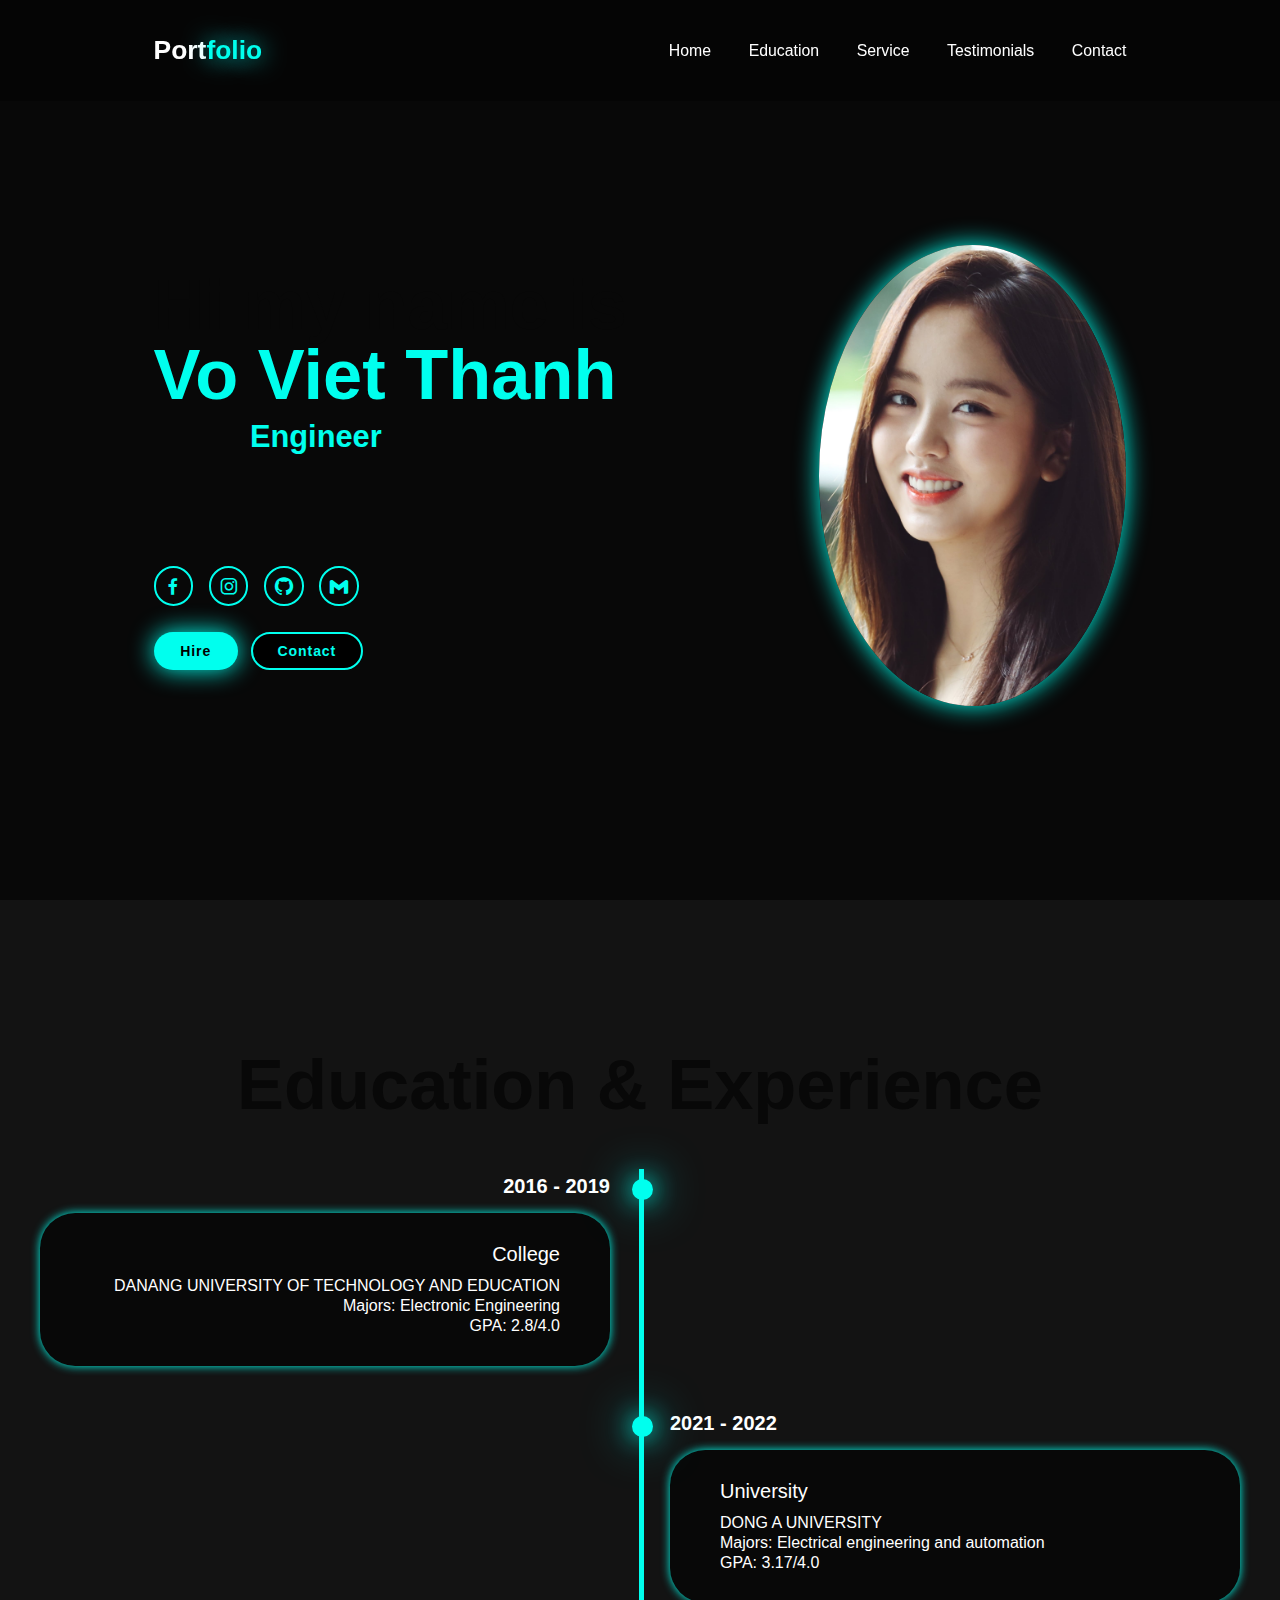
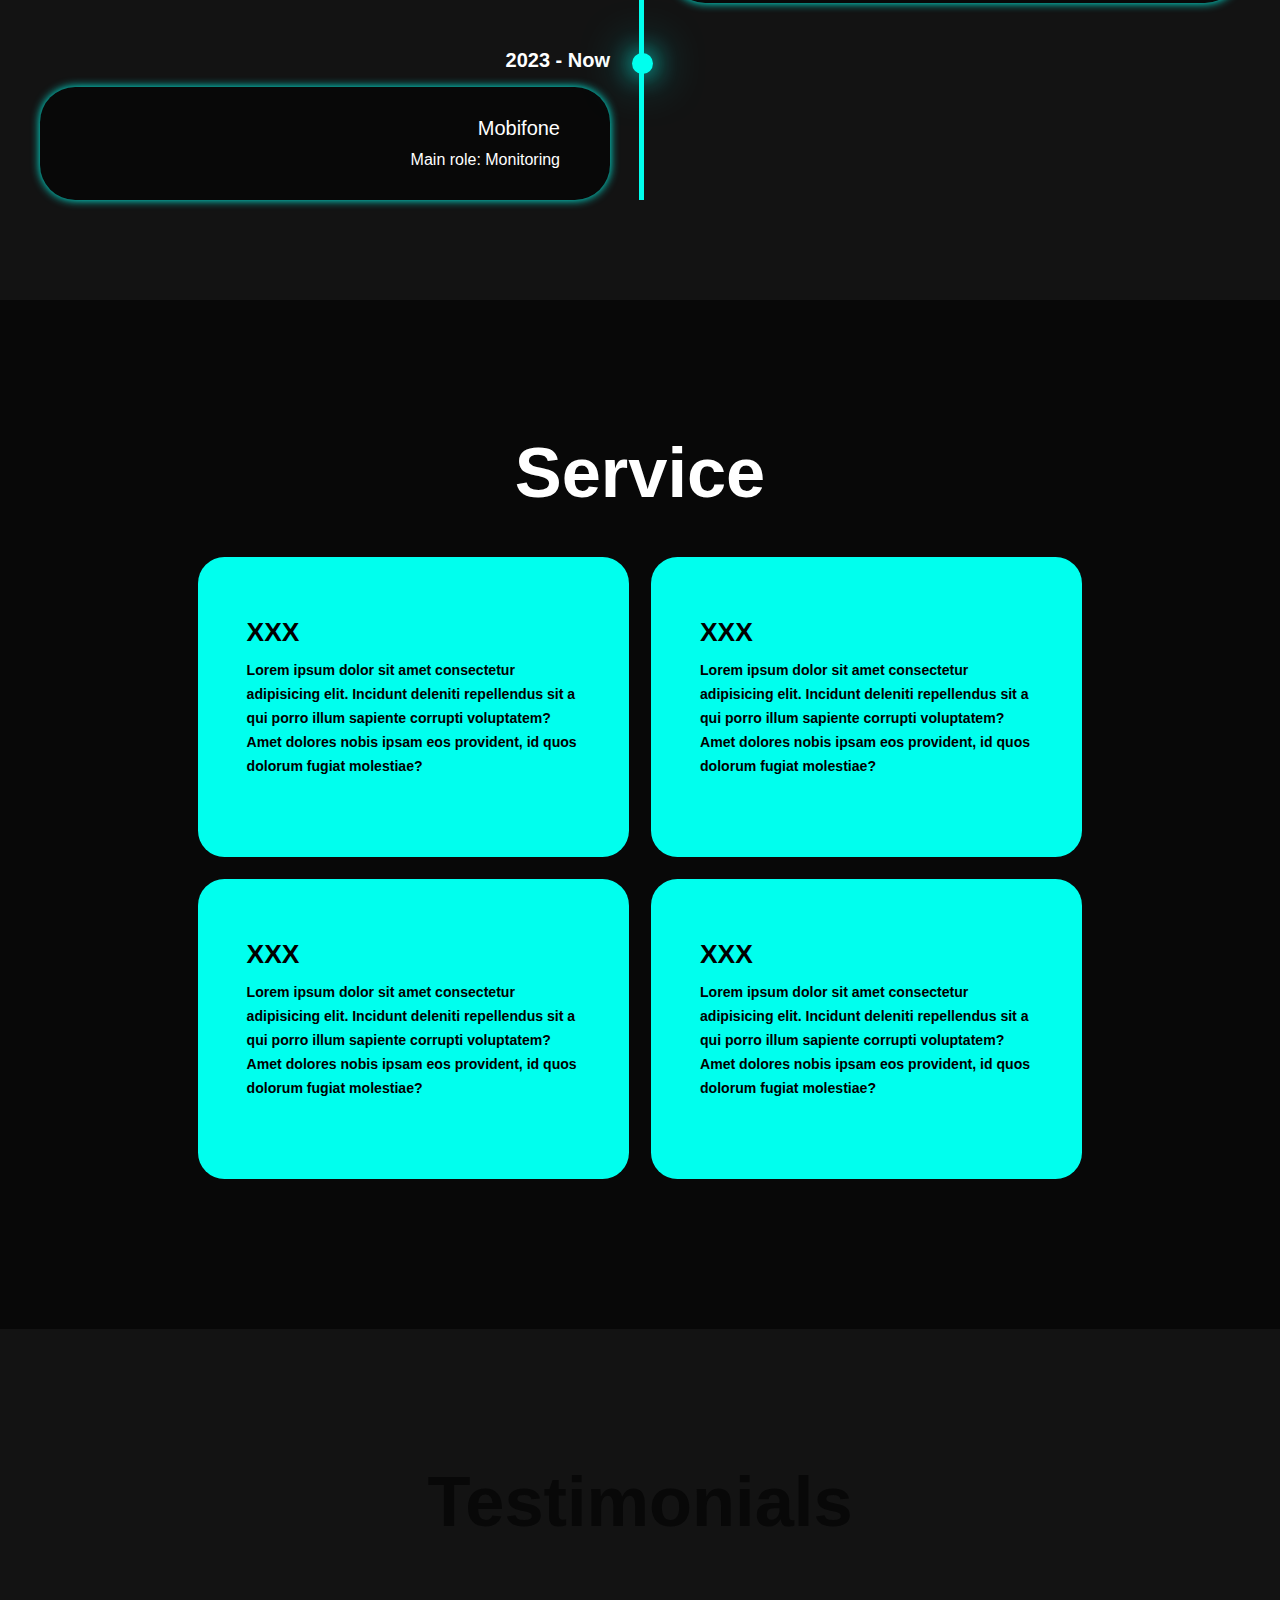
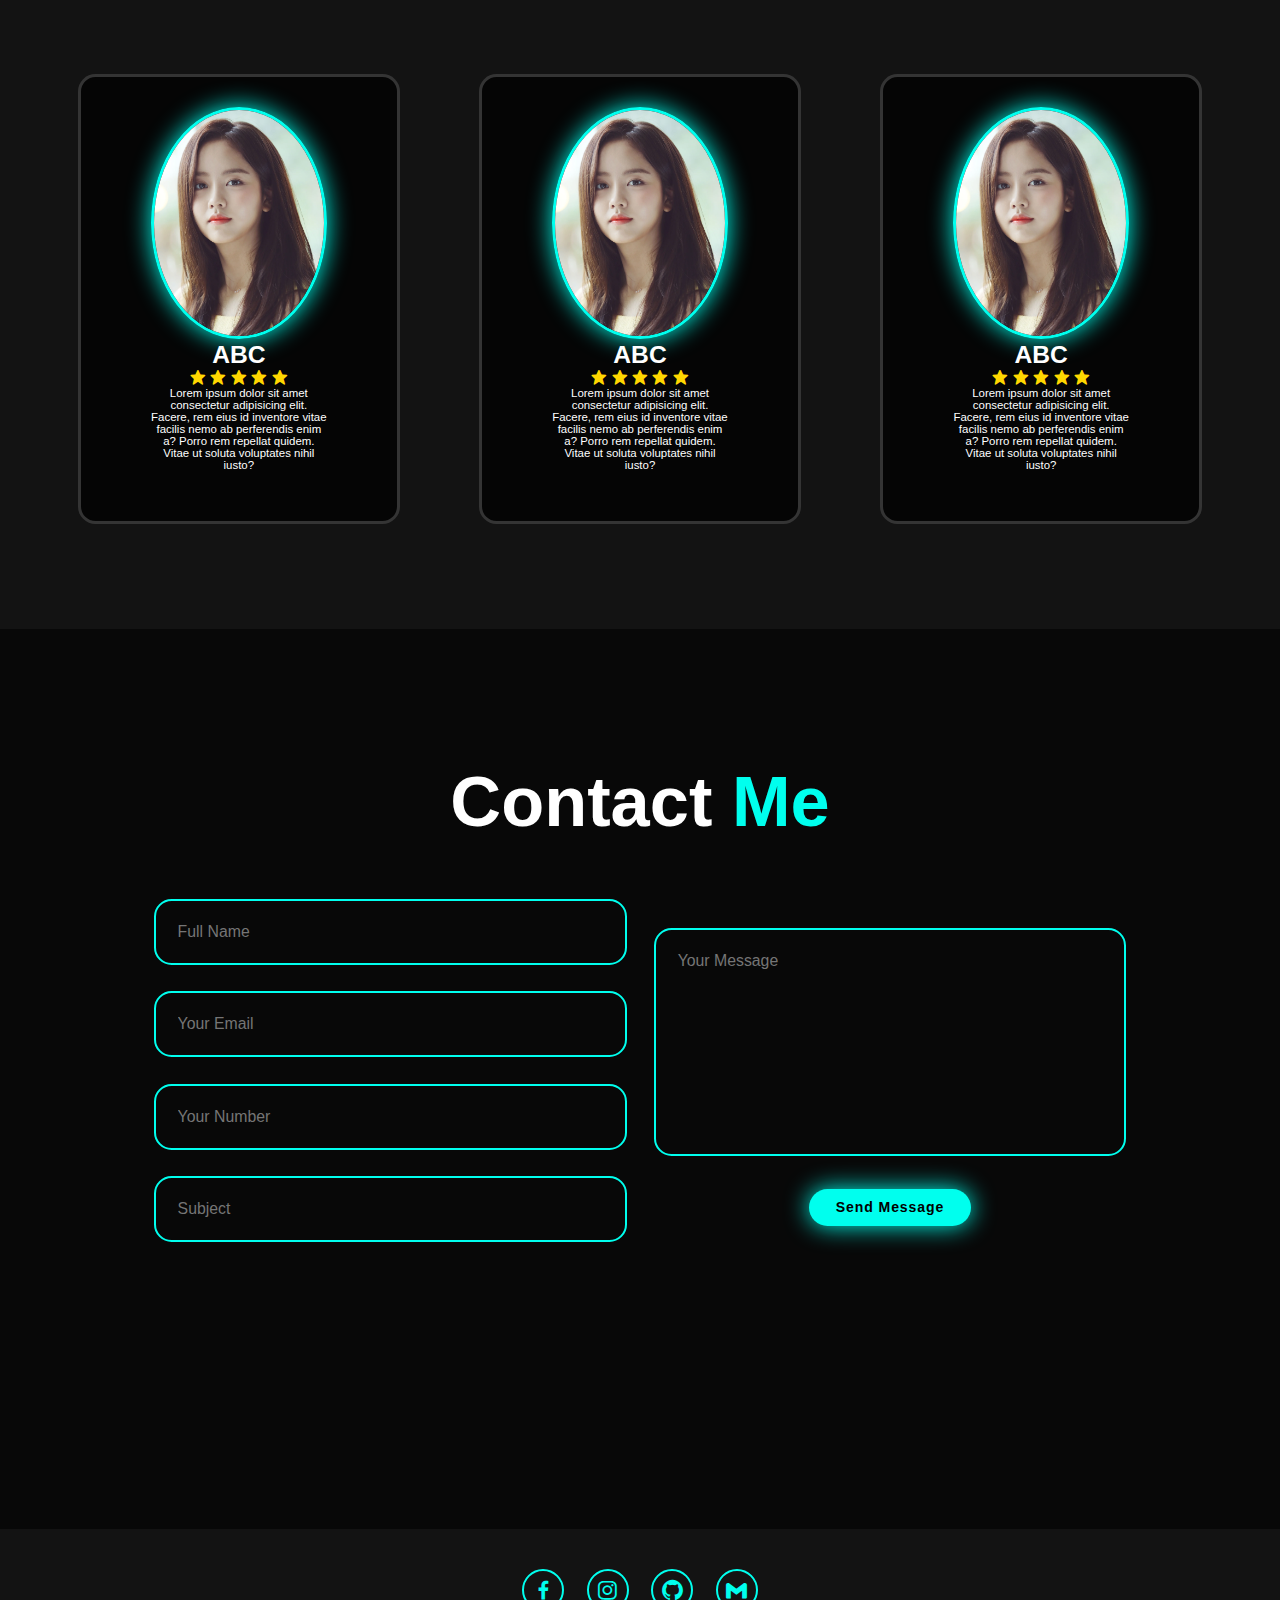
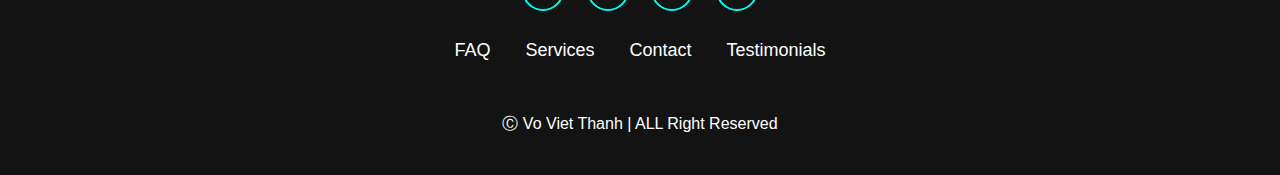
<file: index.html>
<!DOCTYPE html>
<html lang="en">
<head>
    <meta charset="UTF-8">
    <meta name="viewport" content="width-device-width, initial-scale=1.0">
    <title>Thanh Vo Portfolio</title>
    <link rel="stylesheet" href="Portfolio.css">
    <link href='https://unpkg.com/boxicons@2.1.4/css/boxicons.min.css' rel='stylesheet'>
</head>
    
<body>
    <header class="header">
        <a href="#home" class="logo">Port<span>folio</span></a>
        <i class="bx bx-menu" id="menu-icon"></i>
        <nav class="bar">
            <a href="#home" class="act">Home</a>
            <a href="#education" >Education</a>
            <a href="#service" >Service</a>
            <a href="#testimonials" >Testimonials</a>
            <a href="#contact" >Contact</a>
        </nav>
    </header>
    <section class="home" id="home">
        <div class="home-content">
            <h1>Hi my name is <span>Vo Viet Thanh</span></h1>
            <h3 class="text-animation">I'm an <span>Engineer</span></h3>
            <p>Lorem ipsum dolor sit amet consectetur adipisicing elit. Non animi corporis sed earum est officia qui! Earum beatae quae nesciunt error est consequatur a quas incidunt, alias asperiores expedita illo!</p>
            <div class="social-icons">
                <a href="#"><i class='bx bxl-facebook' ></i></a>
                <a href="#"><i class='bx bxl-instagram' ></i></a>
                <a href="#"><i class='bx bxl-github' ></i></a>
                <a href="#"><i class='bx bxl-gmail' ></i></a>
            </div>
            <div class="btn-group">
                <a href="#" class="btn">Hire</a>
                <a href="#contact" class="btn">Contact</a>
            </div>
        </div>
        <div class="home-img">
            <img src="sBy6t8lkSWpURQpFg9NSpr3zUdd.jpg" alt="">
        </div>
    </section>

    <section class="education" id="education">
        <h2 class="heading">Education & Experience</h2>
        <div class="timeline-items">
            <div class="timeline-item">
                <div class="timeline-dot"></div>
                    <div class="timeline-date">2016 - 2019</div>
                    <div class="timeline-content">
                        <h3>College</h3>
                        <p>DANANG UNIVERSITY OF TECHNOLOGY AND EDUCATION</p>
                        <p>Majors: Electronic Engineering</p>
                        <p>GPA: 2.8/4.0 </p>
                    </div>
            </div>
                <div class="timeline-item">
                    <div class="timeline-dot"></div>
                        <div class="timeline-date">2021 - 2022</div>
                        <div class="timeline-content">
                            <h3>University</h3>
                            <p> DONG A UNIVERSITY</p>
                            <p>Majors: Electrical engineering and automation</p>
                            <p>GPA: 3.17/4.0 </p> 
                        </div>  
                </div>
                <div class="timeline-item">
                    <div class="timeline-dot"></div>
                        <div class="timeline-date">2023 - Now</div>
                        <div class="timeline-content">
                            <h3>Mobifone</h3>
                            <p>Main role: Monitoring</p>
                        </div>  
                </div>
                
        </div>
    </section>
    <section class="service" id="service">
        <h2 class="heading">Service</h2>
        <div class="service-container">
            <div class="service-box">
                <div class="service-info">
                    <h4>XXX</h4>
                    <p>Lorem ipsum dolor sit amet consectetur adipisicing elit. Incidunt deleniti repellendus sit a qui porro illum sapiente corrupti voluptatem? Amet dolores nobis ipsam eos provident, id quos dolorum fugiat molestiae?</p>
                </div>
            </div>
            <div class="service-box">
                <div class="service-info">
                    <h4>XXX</h4>
                    <p>Lorem ipsum dolor sit amet consectetur adipisicing elit. Incidunt deleniti repellendus sit a qui porro illum sapiente corrupti voluptatem? Amet dolores nobis ipsam eos provident, id quos dolorum fugiat molestiae?</p>
                </div>
            </div>
            <div class="service-box">
                <div class="service-info">
                    <h4>XXX</h4>
                    <p>Lorem ipsum dolor sit amet consectetur adipisicing elit. Incidunt deleniti repellendus sit a qui porro illum sapiente corrupti voluptatem? Amet dolores nobis ipsam eos provident, id quos dolorum fugiat molestiae?</p>
                </div>
            </div>
            <div class="service-box">
                <div class="service-info">
                    <h4>XXX</h4>
                    <p>Lorem ipsum dolor sit amet consectetur adipisicing elit. Incidunt deleniti repellendus sit a qui porro illum sapiente corrupti voluptatem? Amet dolores nobis ipsam eos provident, id quos dolorum fugiat molestiae?</p>
                </div>
            </div>
        </div>
    </section>
    <section class="testimonials" id="testimonials">
        <div class="testimonials-box">
            <h2 class="heading">Testimonials</h2>
            <div class="wrapper">
                <div class="testimonials-item">
                    <img src="2270203.png" alt="" >
                    <h2>ABC</h2>
                    <div class="rating">
                        <i class='bx bxs-star' id="star"></i>
                        <i class='bx bxs-star' id="star"></i>
                        <i class='bx bxs-star' id="star"></i>
                        <i class='bx bxs-star' id="star"></i>
                        <i class='bx bxs-star' id="star"></i>
                    </div>
                    <p>Lorem ipsum dolor sit amet consectetur adipisicing elit. Facere, rem eius id inventore vitae facilis nemo ab perferendis enim a? Porro rem repellat quidem. Vitae ut soluta voluptates nihil iusto?</p>
                </div>
                <div class="testimonials-item">
                    <img src="2270203.png" alt="" >
                    <h2>ABC</h2>
                    <div class="rating">
                        <i class='bx bxs-star' id="star"></i>
                        <i class='bx bxs-star' id="star"></i>
                        <i class='bx bxs-star' id="star"></i>
                        <i class='bx bxs-star' id="star"></i>
                        <i class='bx bxs-star' id="star"></i>
                    </div>
                    <p>Lorem ipsum dolor sit amet consectetur adipisicing elit. Facere, rem eius id inventore vitae facilis nemo ab perferendis enim a? Porro rem repellat quidem. Vitae ut soluta voluptates nihil iusto?</p>
                </div>
                <div class="testimonials-item">
                    <img src="2270203.png" alt="" >
                    <h2>ABC</h2>
                    <div class="rating">
                        <i class='bx bxs-star' id="star"></i>
                        <i class='bx bxs-star' id="star"></i>
                        <i class='bx bxs-star' id="star"></i>
                        <i class='bx bxs-star' id="star"></i>
                        <i class='bx bxs-star' id="star"></i>
                    </div>
                    <p>Lorem ipsum dolor sit amet consectetur adipisicing elit. Facere, rem eius id inventore vitae facilis nemo ab perferendis enim a? Porro rem repellat quidem. Vitae ut soluta voluptates nihil iusto?</p>
                </div>
            </div>
        </div>
    </section>
    <section class="contact" id="contact">
        <h2 class="heading">Contact <span>Me</span></h2>
        <form action="">
            <div class="input-group">
                <div class="input-box">
                    <input type="text" placeholder="Full Name">
                    <input type="email" placeholder="Your Email">
                </div>
                <div class="input-box">
                    <input type="number" placeholder="Your Number">
                    <input type="text" placeholder="Subject">
                </div>
            </div>
            <div class="input-group-2">
                <textarea name="" id="" cols="30" rows="10" placeholder="Your Message"></textarea>
                <input type="submit" value="Send Message" class="btn">
            </div>
        </form>
    </section>
    <footer class="footer">
        <div class="social">
            <a href="#"><i class='bx bxl-facebook' ></i></a>
                <a href="#"><i class='bx bxl-instagram' ></i></a>
                <a href="#"><i class='bx bxl-github' ></i></a>
                <a href="#"><i class='bx bxl-gmail' ></i></a>
        </div>
        <ul class="list">
            <li>
                <a href="#">FAQ</a>
            </li>
            <li>
                <a href="#">Services</a>
            </li>
            <li>
                <a href="#">Contact</a>
            </li>
            <li>
                <a href="#">Testimonials</a>
            </li>
        </ul>
        <p class="copyright">
            Ⓒ Vo Viet Thanh | ALL Right Reserved
        </p>
    </footer>
    <script src="Portfolio.js"></script>
</body>
</html>
</file>
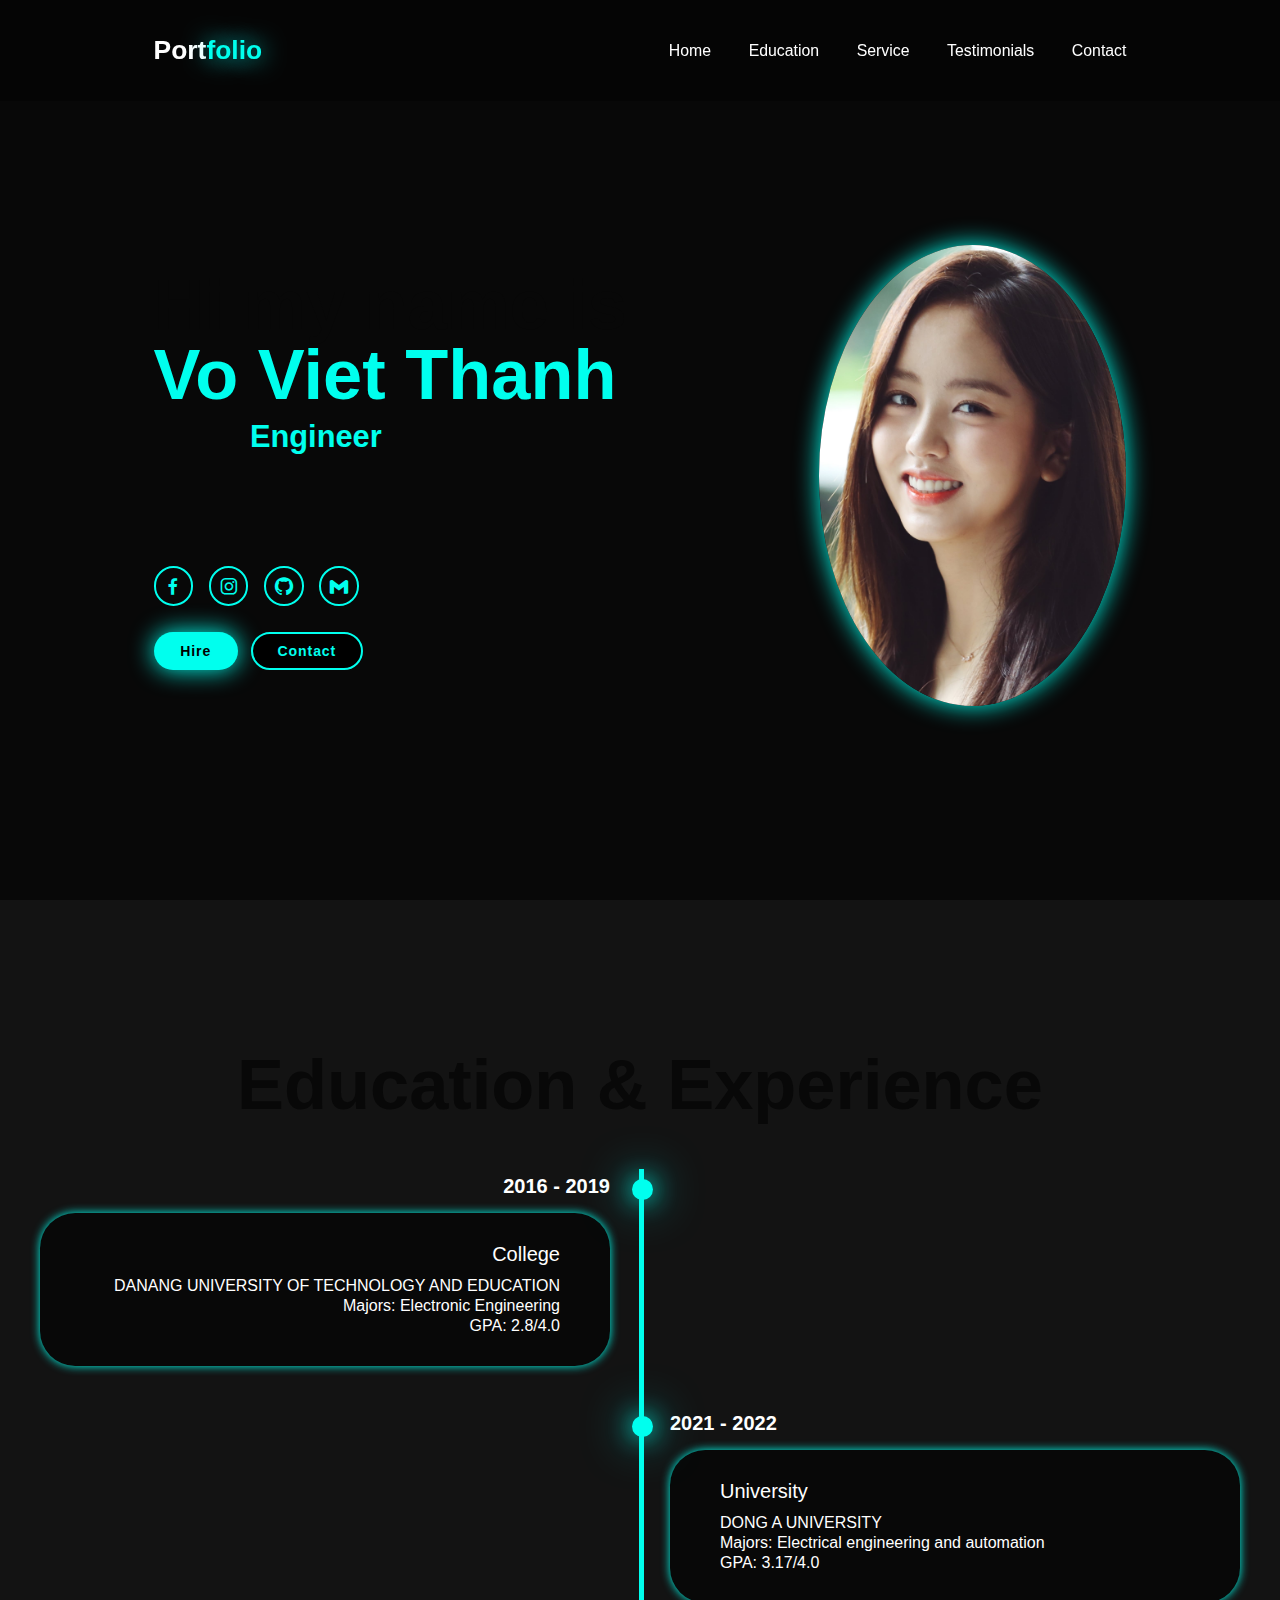
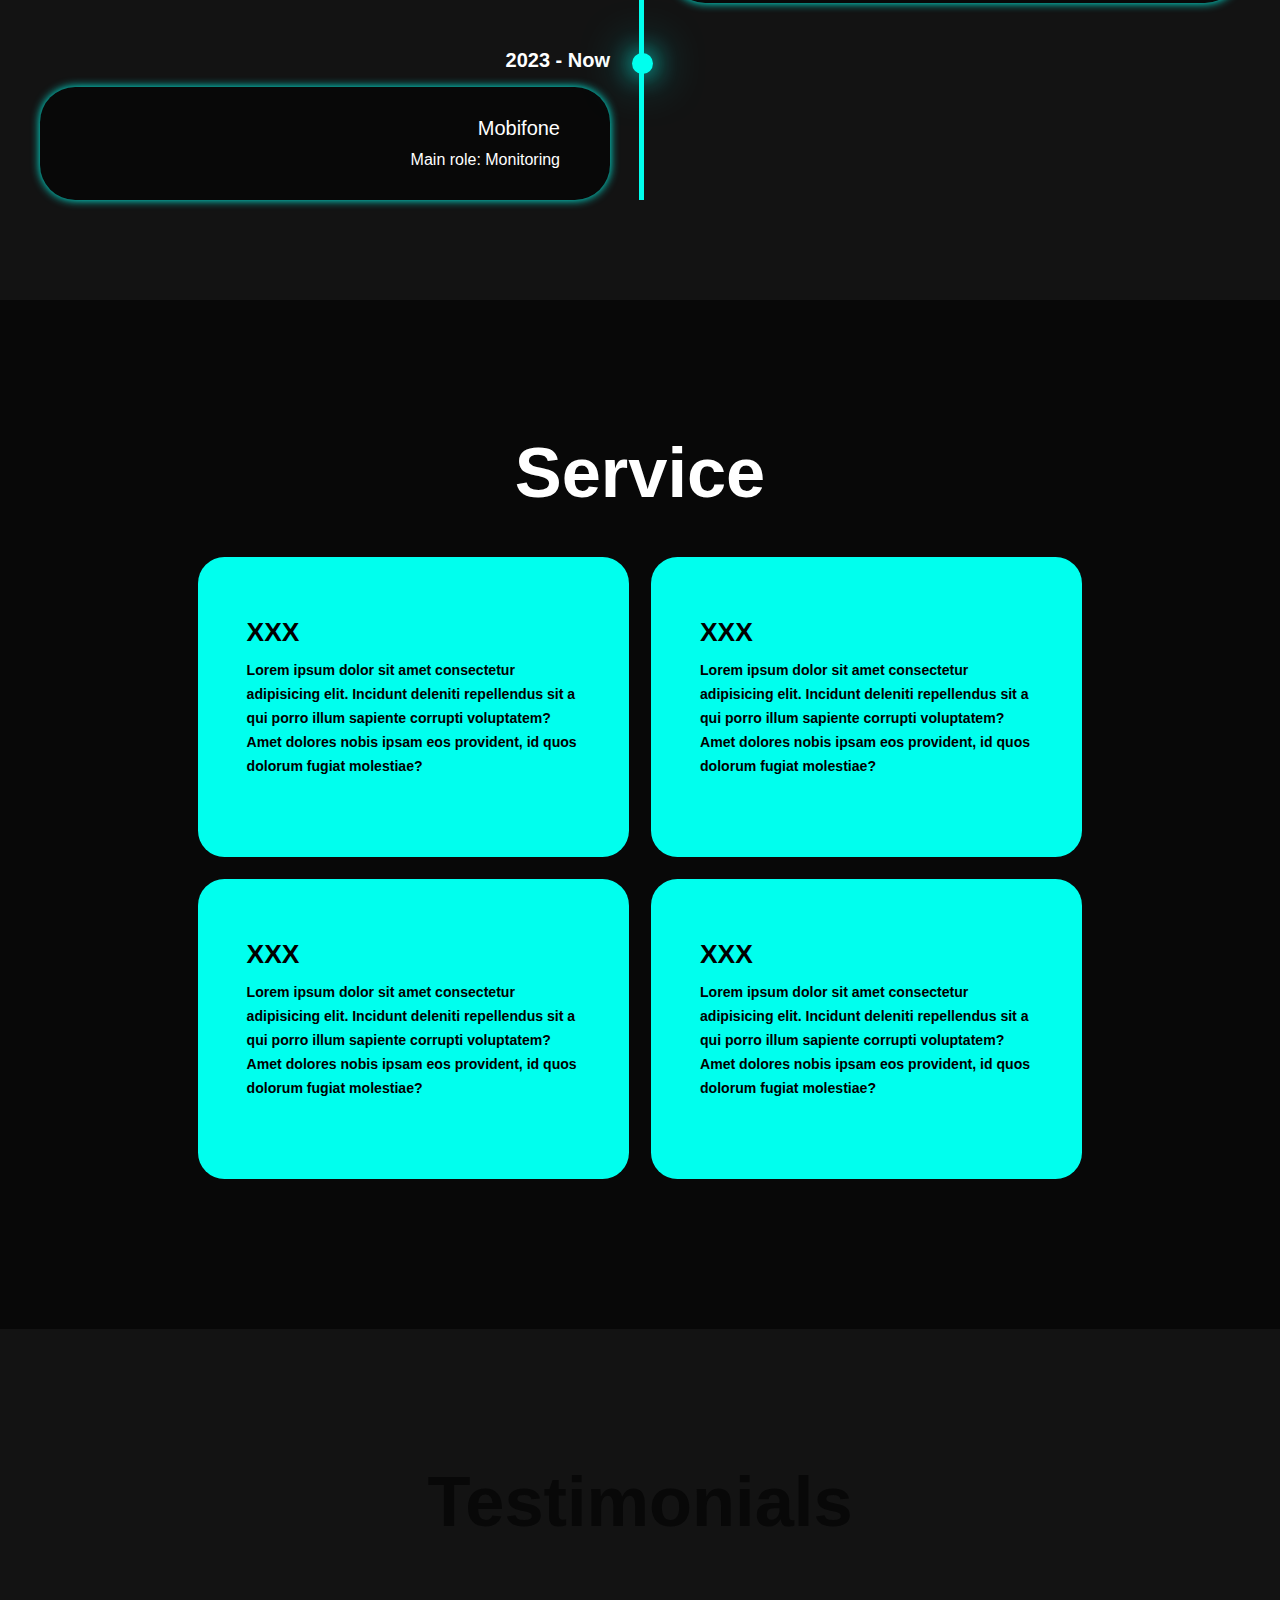
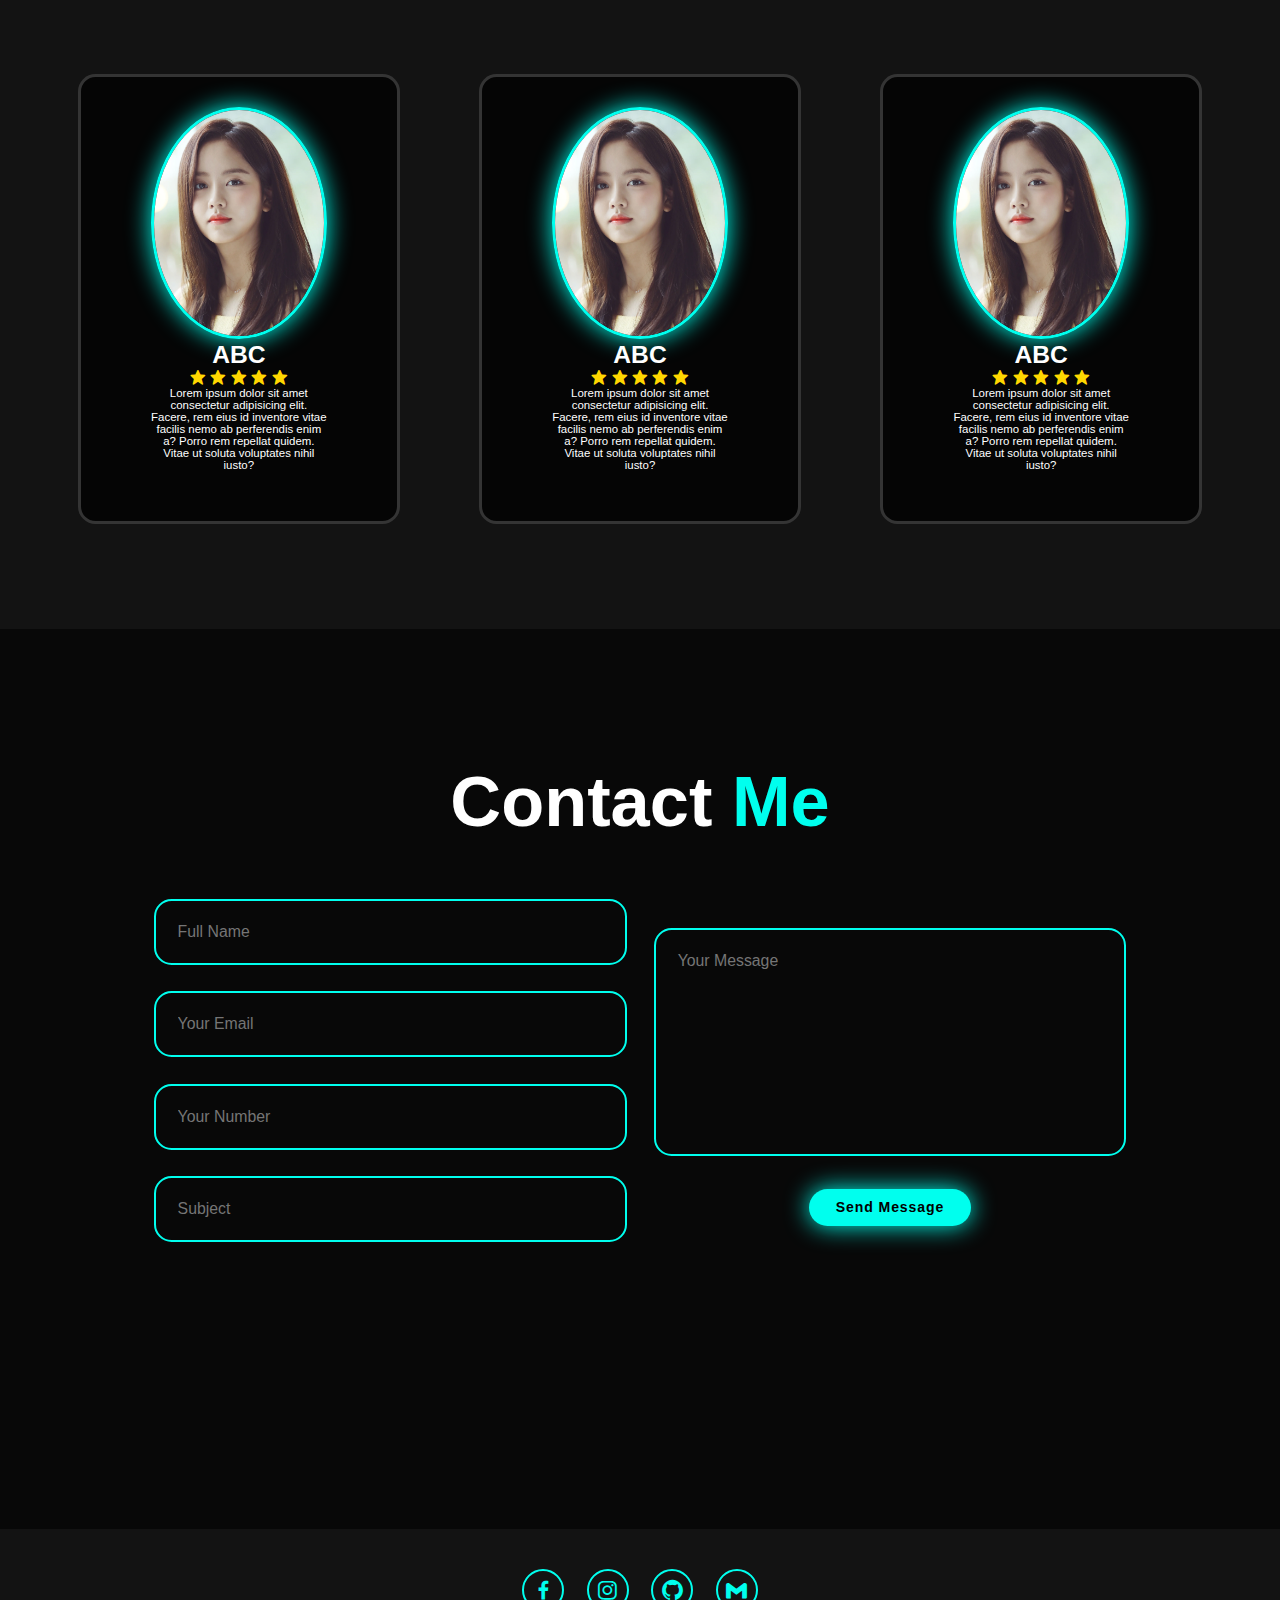
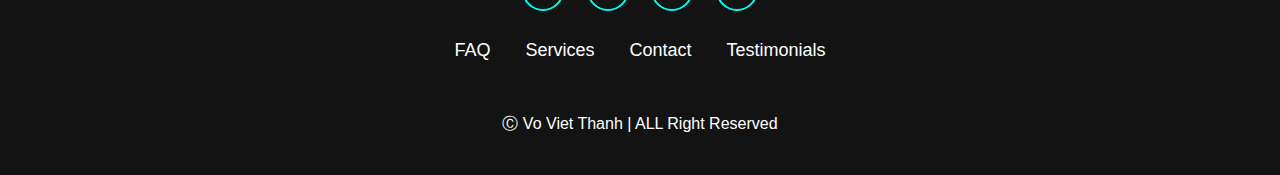
<file: Portfolio.html>
<!DOCTYPE html>
<html lang="en">
<head>
    <meta charset="UTF-8">
    <meta name="viewport" content="width-device-width, initial-scale=1.0">
    <title>Thanh Vo Portfolio</title>
    <link rel="stylesheet" href="Portfolio.css">
    <link href='https://unpkg.com/boxicons@2.1.4/css/boxicons.min.css' rel='stylesheet'>
</head>
    
<body>
    <header class="header">
        <a href="#home" class="logo">Port<span>folio</span></a>
        <i class="bx bx-menu" id="menu-icon"></i>
        <nav class="bar">
            <a href="#home" class="act">Home</a>
            <a href="#education" >Education</a>
            <a href="#service" >Service</a>
            <a href="#testimonials" >Testimonials</a>
            <a href="#contact" >Contact</a>
        </nav>
    </header>
    <section class="home" id="home">
        <div class="home-content">
            <h1>Hi my name is <span>Vo Viet Thanh</span></h1>
            <h3 class="text-animation">I'm an <span>Engineer</span></h3>
            <p>Lorem ipsum dolor sit amet consectetur adipisicing elit. Non animi corporis sed earum est officia qui! Earum beatae quae nesciunt error est consequatur a quas incidunt, alias asperiores expedita illo!</p>
            <div class="social-icons">
                <a href="#"><i class='bx bxl-facebook' ></i></a>
                <a href="#"><i class='bx bxl-instagram' ></i></a>
                <a href="#"><i class='bx bxl-github' ></i></a>
                <a href="#"><i class='bx bxl-gmail' ></i></a>
            </div>
            <div class="btn-group">
                <a href="#" class="btn">Hire</a>
                <a href="#contact" class="btn">Contact</a>
            </div>
        </div>
        <div class="home-img">
            <img src="sBy6t8lkSWpURQpFg9NSpr3zUdd.jpg" alt="">
        </div>
    </section>

    <section class="education" id="education">
        <h2 class="heading">Education & Experience</h2>
        <div class="timeline-items">
            <div class="timeline-item">
                <div class="timeline-dot"></div>
                    <div class="timeline-date">2016 - 2019</div>
                    <div class="timeline-content">
                        <h3>College</h3>
                        <p>DANANG UNIVERSITY OF TECHNOLOGY AND EDUCATION</p>
                        <p>Majors: Electronic Engineering</p>
                        <p>GPA: 2.8/4.0 </p>
                    </div>
            </div>
                <div class="timeline-item">
                    <div class="timeline-dot"></div>
                        <div class="timeline-date">2021 - 2022</div>
                        <div class="timeline-content">
                            <h3>University</h3>
                            <p> DONG A UNIVERSITY</p>
                            <p>Majors: Electrical engineering and automation</p>
                            <p>GPA: 3.17/4.0 </p> 
                        </div>  
                </div>
                <div class="timeline-item">
                    <div class="timeline-dot"></div>
                        <div class="timeline-date">2023 - Now</div>
                        <div class="timeline-content">
                            <h3>Mobifone</h3>
                            <p>Main role: Monitoring</p>
                        </div>  
                </div>
                
        </div>
    </section>
    <section class="service" id="service">
        <h2 class="heading">Service</h2>
        <div class="service-container">
            <div class="service-box">
                <div class="service-info">
                    <h4>XXX</h4>
                    <p>Lorem ipsum dolor sit amet consectetur adipisicing elit. Incidunt deleniti repellendus sit a qui porro illum sapiente corrupti voluptatem? Amet dolores nobis ipsam eos provident, id quos dolorum fugiat molestiae?</p>
                </div>
            </div>
            <div class="service-box">
                <div class="service-info">
                    <h4>XXX</h4>
                    <p>Lorem ipsum dolor sit amet consectetur adipisicing elit. Incidunt deleniti repellendus sit a qui porro illum sapiente corrupti voluptatem? Amet dolores nobis ipsam eos provident, id quos dolorum fugiat molestiae?</p>
                </div>
            </div>
            <div class="service-box">
                <div class="service-info">
                    <h4>XXX</h4>
                    <p>Lorem ipsum dolor sit amet consectetur adipisicing elit. Incidunt deleniti repellendus sit a qui porro illum sapiente corrupti voluptatem? Amet dolores nobis ipsam eos provident, id quos dolorum fugiat molestiae?</p>
                </div>
            </div>
            <div class="service-box">
                <div class="service-info">
                    <h4>XXX</h4>
                    <p>Lorem ipsum dolor sit amet consectetur adipisicing elit. Incidunt deleniti repellendus sit a qui porro illum sapiente corrupti voluptatem? Amet dolores nobis ipsam eos provident, id quos dolorum fugiat molestiae?</p>
                </div>
            </div>
        </div>
    </section>
    <section class="testimonials" id="testimonials">
        <div class="testimonials-box">
            <h2 class="heading">Testimonials</h2>
            <div class="wrapper">
                <div class="testimonials-item">
                    <img src="2270203.png" alt="" >
                    <h2>ABC</h2>
                    <div class="rating">
                        <i class='bx bxs-star' id="star"></i>
                        <i class='bx bxs-star' id="star"></i>
                        <i class='bx bxs-star' id="star"></i>
                        <i class='bx bxs-star' id="star"></i>
                        <i class='bx bxs-star' id="star"></i>
                    </div>
                    <p>Lorem ipsum dolor sit amet consectetur adipisicing elit. Facere, rem eius id inventore vitae facilis nemo ab perferendis enim a? Porro rem repellat quidem. Vitae ut soluta voluptates nihil iusto?</p>
                </div>
                <div class="testimonials-item">
                    <img src="2270203.png" alt="" >
                    <h2>ABC</h2>
                    <div class="rating">
                        <i class='bx bxs-star' id="star"></i>
                        <i class='bx bxs-star' id="star"></i>
                        <i class='bx bxs-star' id="star"></i>
                        <i class='bx bxs-star' id="star"></i>
                        <i class='bx bxs-star' id="star"></i>
                    </div>
                    <p>Lorem ipsum dolor sit amet consectetur adipisicing elit. Facere, rem eius id inventore vitae facilis nemo ab perferendis enim a? Porro rem repellat quidem. Vitae ut soluta voluptates nihil iusto?</p>
                </div>
                <div class="testimonials-item">
                    <img src="2270203.png" alt="" >
                    <h2>ABC</h2>
                    <div class="rating">
                        <i class='bx bxs-star' id="star"></i>
                        <i class='bx bxs-star' id="star"></i>
                        <i class='bx bxs-star' id="star"></i>
                        <i class='bx bxs-star' id="star"></i>
                        <i class='bx bxs-star' id="star"></i>
                    </div>
                    <p>Lorem ipsum dolor sit amet consectetur adipisicing elit. Facere, rem eius id inventore vitae facilis nemo ab perferendis enim a? Porro rem repellat quidem. Vitae ut soluta voluptates nihil iusto?</p>
                </div>
            </div>
        </div>
    </section>
    <section class="contact" id="contact">
        <h2 class="heading">Contact <span>Me</span></h2>
        <form action="">
            <div class="input-group">
                <div class="input-box">
                    <input type="text" placeholder="Full Name">
                    <input type="email" placeholder="Your Email">
                </div>
                <div class="input-box">
                    <input type="number" placeholder="Your Number">
                    <input type="text" placeholder="Subject">
                </div>
            </div>
            <div class="input-group-2">
                <textarea name="" id="" cols="30" rows="10" placeholder="Your Message"></textarea>
                <input type="submit" value="Send Message" class="btn">
            </div>
        </form>
    </section>
    <footer class="footer">
        <div class="social">
            <a href="#"><i class='bx bxl-facebook' ></i></a>
                <a href="#"><i class='bx bxl-instagram' ></i></a>
                <a href="#"><i class='bx bxl-github' ></i></a>
                <a href="#"><i class='bx bxl-gmail' ></i></a>
        </div>
        <ul class="list">
            <li>
                <a href="#">FAQ</a>
            </li>
            <li>
                <a href="#">Services</a>
            </li>
            <li>
                <a href="#">Contact</a>
            </li>
            <li>
                <a href="#">Testimonials</a>
            </li>
        </ul>
        <p class="copyright">
            Ⓒ Vo Viet Thanh | ALL Right Reserved
        </p>
    </footer>
    <script src="Portfolio.js"></script>
</body>
</html>
</file>
<file: Portfolio.css>
*
{
    margin: 0;
    padding: 0;
    box-sizing: border-box;
    text-decoration: none;
    border: none;
    outline: none;
    scroll-behavior: smooth;
    font-family: "Poppins", sans-serif;
}
:root
{
    --bg-color: #080808;
    --second-bg-color: #131313;
    --text-color: white;
    --main-color: #00ffee;
}
html
{
    font-size: 60%;
    overflow-x: hidden;
}
body{
    background: var(--bg-color);
    color: var(--bg-color);
}
header{
    position: fixed;
    top: 0;
    left: 0;
    width: 100%;
    padding: 4rem 12% 4rem;
    background: rgba(0,0,0,0.3);
    backdrop-filter: blur(10px);
    display: flex;
    justify-content: space-between;
    align-items: center;
    z-index: 5;
}
.logo{
    font-size: 3rem;
    color: var(--text-color);
    font-weight: 800;
    cursor: pointer;
    transition: 0.3s ease;
}
.logo:hover{
    transform: scale(1.1);
}
.logo span{
    text-shadow: 0 0 25px var(--main-color);
}
.bar a{
    font-size: 1.8rem;
    color: var(--text-color);
    margin-left: 4rem;
    font-weight: 500;
    transition: 0.3s ease;
    border-bottom: 3px solid transparent;

}
.bar a:hover,
.bar a.active
{
    color: var(--main-color);
    border-bottom: 3px solid var(--main-color);
}
#menu-icon
{
    font-size: 3.6rem;
    color: var(--main-color);
    display: none;
}
section{
    min-height: 100vh;
    padding: 10rem 12% 10rem;
}
.home{
    display: flex;
    align-items: center;
    justify-content: center;
    gap: 15rem;
}
.home-content{
    display: flex;
    flex-direction: column;
    align-items: baseline;
    text-align: left;
    justify-content: center;
    margin-top: 3rem;
}
span{
    color: var(--main-color);
}
.logo span{
    color: var(--main-color);
}
.home-content h3{
    margin-bottom: 1.5rem;
    margin-top: 1rem;
    font-size: 3.5rem;
}
.home-content h1{
    font-size: 8rem;
    font-weight: 700;
    margin-top: 1.5rem;
    line-height: 1; 
}
.home-img{
    border-radius: 50%;
}
.home-img img{
    position: relative;
    top: 3rem;
    width: 24vw;
    border-radius: 50%;
    box-shadow: 0 0 25px var(--main-color);
    cursor: pointer;
    transition: 0.4s ease-in-out;
}
.home-img img:hover{
    box-shadow: 0 0 25px var(--main-color),
                0 0 50px var(--main-color),
                0 0 100px var(--main-color);
}
.home-content p{
    font-size: 1.5rem;
    font-weight: 500;
    line-height: 1.8;
    max-width: 1000px;
}
.social-icons a{
    display: inline-flex;
    justify-content: center;
    align-items: center;
    width: 4.5rem;
    height: 4.5rem;
    background: transparent;
    border: 2px solid var(--main-color);
    font-size: 2.5rem;
    border-radius: 50%;
    color: var(--main-color);
    margin: 3rem 1.5rem 3rem 0;
    transition: 0.3s ease-in-out;
}
.social-icons a:hover{
    color: var(--text-color);
    transform: scale(1.3)translateY(-5px);
    box-shadow: 0 0 25px var(--main-color);
    background-color: var(--main-color);

}
.btn
{
    display: inline-block;
    padding: 1rem 2.8rem;
    background: var(--main-color);
    box-shadow: 0 0 25px var(--main-color);
    border-radius: 4rem;
    font-size: 1.6rem;
    color: black; 
    border: 2px solid transparent;
    letter-spacing: 0.1rem;
    font-weight: 600;
    transition: 0.3s ease-in-out;
    cursor: pointer;
}
.btn:hover{
    transform: scale(1.05);
    box-shadow: 0 0 50px var(--main-color);
}
.btn-group{
    display: flex;
    align-items: center;
    gap: 1.5rem;
}
.btn-group a:nth-of-type(2){
    background-color: black;
    color: var(--main-color);
    border: 2px solid var(--main-color);
    box-shadow: 0 0 25px transparent;
}
.btn-group a:nth-of-type(2):hover{
    box-shadow: 0 0 25px var(--main-color);
    background-color: var(--main-color);
    color: black;
}
.text-animation {
    font-size: 34px;
    font-weight: 600;
    min-width: 280px;
}
.text-animation span{
    position: relative;
}
/* .text-animation span::before{
    content: "Web Developer";
    color: var(--main-color);
    animation: words 20s infinite;
}
.text-animation span::after{
    content: "";
    background-color: var(--bg-color);
    position: absolute;
    width: calc(100% + 8px);
    height: 100%;
    border-left: 3px solid var(--bg-color);
    right: -8px;
    animation: cursor 0.6s infinite, typing 20s steps (14) infinite;
} */
/* @keyframes cursor{
    to{
        border-left: 2px solid var(--main-color);
    }
}
@keyframes words{
    0%,
    20%{
        content:"Frontend Designer";
    }
    21%,
    40%{
        content:"Web Designer";
    }
    41%,
    60%{
        content: "UI/UX Designer";
    }
    61%,
    80%{
        content: "Web Developer";
    }
    81%,
    100%{
        content: "Software Tester";
    }
}
@keyframes typing{
    10%,
    15%,
    30%,
    35%,
    50%,
    55%,
    70%,
    75%,
    90%,
    95%{
        width: 0;
    }
    5%,
    20%,
    25%,
    40%,
    45%,
    60%,
    65%,
    80%,
    85%{
        width: calc(100% + 8px);
    }

} */
.heading{
    font-size: 8rem;
    text-align: center;
    margin: 5rem 0;
}
.education{
    padding: 100px 15px;
    background: var(--second-bg-color);
}
.education h2{
    margin-bottom: 5rem;
}
.timeline-items{
    max-width: 1200px;
    margin: auto;
    display: flex;
    flex-wrap: wrap;
    position: relative;
}
.timeline-items::before{
    content:"";
    position: absolute;
    width: 5px;
    height: 100%;
    background-color: var(--main-color);
    left: calc(50% - 1px)
}
.timeline-item{
    margin-bottom: 40px;
    width: 100%;
    position: relative;
}
.timeline-item:last-child{
    margin-bottom:0;
}
.timeline-item:nth-child(odd){
    padding-right: calc(50% + 30px);
    text-align: right;
}
.timeline-item:nth-child(even){
    padding-left: calc(50% + 30px);

}
.timeline-dot{
    height: 21px;
    width: 21px;
    background-color: var(--main-color);
    box-shadow: 0 0 25px var(--main-color),
                0 0 50px var(--main-color);
    position: absolute;
    left: calc(50% - 8px);
    border-radius: 50%;
    top: 10px;
}
.timeline-date{
    font-size: 20px;
    font-weight: 800;
    color: white;
    margin: 6px 0 15px;
}
.timeline-content{
    background-color: var(--bg-color);
    border: 3px solod var(--main-color);
    padding: 30px 50px;
    border-radius: 4rem;
    box-shadow: 0 0 10px var(--main-color);
    cursor:pointer;
    transition: 0.3s ease-in-out;
}
.timeline-content:hover{
    transform: scale(1.05);
    box-shadow: 0  0 25px var(--main-color);
}
.timeline-content h3{
    font-size: 20px;
    color: white;
    margin: 0 0 10px;
    font-weight: 500;
}
.timeline-content p{
    color: white;
    font-size: 16px;
    font-weight: 300;
    line-height: 20px;
}
::-webkit-scrollbar{
    width: 15px;
}
::-webkit-scrollbar-thumb{
    background-color: var(--main-color);

}
::-webkit-scrollbar-track{
    background-color: var(--main-color);
    width: 50px;
}
.service{
    background: var(--bg-color);
    color: black;
}
.service h2{
    margin-bottom: 5rem;
    color: white;
}
.service-container{
    display: grid;
    grid-template-columns: repeat(2,1fr);
    align-items: center;
    gap: 2.5rem;

}
.service-box{
    background: var(--main-color);
    height: 300px;
    border-radius: 3rem;
    border: 5px solid transparent;
    cursor: pointer;
    transition: 0.4s ease-in-out;
}
.service-box:hover{
    background: white;
    color: black;
    border: 5px solid var(--main-color);
    transform: scale(1.03);

}
.service-box .service-info{
    display: flex;
    flex-direction: column;
    text-align: left;
    max-height: 200px;
    justify-content: left;
    align-items: baseline;
    padding: 5rem 5rem;
}
.service-info h4{
    font-size: 3rem;
    font-weight: 800;
    line-height: 2;
}
.service-info p{
    font-size: 1.6rem;
    font-weight: 600;
    max-height: 100px;
    line-height: 1.7;
    margin: auto;
}
.testimonials{
    background: var(--second-bg-color);
}
.testimonials-box{
    background-size: cover;
    display: flex;
    align-items: center;
    justify-content: center;
    flex-direction: column;
   
}
.testimonials .heading{
    margin-bottom: 15rem;
}
.testimonials-box img{
    width: 20rem;
    border-radius: 50%;
    border: 3px solid var(--main-color);
    box-shadow: 0 0 25px var(--main-color);
}
.wrapper{
    display: grid;
    grid-template-columns: repeat(3,0fr);
    gap: 3rem;
}
.testimonials-item{
    min-height: 450px;
    max-width: 500px;
    background: rgba(0,0,0,0.7);
    border: 3px solid rgba(238,238,238,0.2);
    border-radius: 2rem;
    margin: 0 3rem;
    padding: 30px 70px;
    cursor: pointer;
    align-items: center;
    justify-content: center;
    text-align: center;
    gap: 1.5rem;
    color: white;
    transition: 0.4s ease-in-out;
}
.testimonials-item:hover{
    border: 3px solid var(--main-color);
    transform: translateY(-10px)scale(1.03);
    box-shadow: 0 0 50px var(--main-color);
}
.testimonials-item h2{
    font-size: 2.8rem;
}
.testimonials-item p{
    font-size: 1.3rem;
}
#star{
    color: gold;
    font-size: 2rem;
}
.contact{
    background-color: var(--bg-color);
}
.contact h2{
    margin-bottom: 3rem;
    color: white;
}
.contact form{
    display: flex;
    align-items: center;
    justify-content: center;
    gap: 3rem;
    margin: 5rem auto;
    text-align: center;
}
.contact form .input-box{
    display: flex;
    justify-content: center;
    flex-wrap: wrap;
}
.contact form .input-box input, .contact form textarea{
    width: 100%;
    padding: 2.5rem;
    font-size: 1.8rem;
    color: var(--text-color);
    background: var(--bg-color);
    border-radius: 2rem;
    border: 2px solid var(--main-color);
    margin: 1.5rem 0;
    resize: none;
}
.contact form .btn{
    margin-top: 2rem;
}
.footer{
    position: relative;
    bottom: 0;
    width: 100%;
    padding: 40px 0;
    background-color: var(--second-bg-color);
}
.footer .social{
    text-align: center;
    padding-bottom: 25px;
    color: var(--main-color)
}
.footer .social a{
    font-size: 25px;
    color: var(--main-color);
    border: 2px solid var(--main-color);
    width: 42px;
    height: 42px;
    line-height: 42px;
    display: inline-block;
    text-align: center;
    border-radius: 50%;
    margin: 0 10px;
    transition: 0.3s ease-in-out;
}
.footer .social a:hover{
    transform: scale(1.2)translateY(-10px);
    background-color: var(--main-color);
    color: black;
    box-shadow: 0 0 25px var(--main-color);
}
.footer ul{
    margin-top: 0;
    padding: 0;
    font-size: 18px;
    line-height: 1.6;
    margin-bottom: 0;
    text-align: center;
}
.footer ul li a{
    color:white;
    border-bottom: 3px solid transparent;
    transition: 0.3s ease-in-out;
}
.footer ul li a:hover{
    border-bottom: 3px solid var(--main-color);
}
.footer ul li{
    display: inline-block;
    padding: 0 15px;
}
.footer .copyright{
    margin-top: 50px;
    text-align: center;
    font-size: 16px;
    color: white;
}
@media(max-width:1285px){
    html{
        font-size:55%;
    }
    .service-container{
        padding-bottom: 7rem;
        grid-template-columns: repeat(2,1fr);
        margin: 0 5rem;
    }
}
@media(max-width:991px){
    header{
        padding: 2rem 3%;
    }
    section{
        padding: 10rem 3% 2rem;
    }
    .timeline-items:before{
        left:7px;
    }
    .timeline-item:nth-child(odd){
        padding-right: 0;
        text-align: left;
    }
    .timeline-item:nth-child(odd), .timeline-item:nth-child(even){
        padding: 37px;
    }
    .timeline-dot{
        left: 0;
    }
    .services{
        padding-bottom: 7rem;
    }
    .testimonials .wrapper{
        grid-template-columns: repeat(1,1fr);
    }
    .contact form{
        flex-direction: column;
    }
    .footer{
        padding: 2rem 3%;
    }
}
@media(max-width:895px){
    #menu-icon{
        display: block;
    }
    .navbar{
        position: absolute;
        top: 100%;
        right: 0;
        width: 50%;
        padding: 1rem 3%;
        background: rgba(0,0,0,0.8);
        backdrop-filter: blur(20px);
        border-bottom-left-radius: 2rem;
        border-left: 2px solid var(--main-color);
        border-bottom: 2px solid var(--main-color);
        display:none;
    }
    .navbar active{
        display: block;
    }
    .navbar a{
        display: block;
        font-size: 2rem;
        margin: 3rem 0;
        color: white;
    }
    .home{
        flex-direction: column-reverse;
        margin: 5rem 4rem;
    }
    .home-content h3{
        font-size: 4.8rem;
    }
    .home-content h1{
        font-size: 10rem;
        margin-top: 5rem;
    }
    .home-content p{
        max-width: 80px;
        margin: 0 auto;
    }
    .home img{
        width: 66vw;
    }
    .service h2{
        margin-bottom: 3rem;
    }
    .service-container{
        grid-template-columns: repeat(1,1fr);
    }
}
</file>
